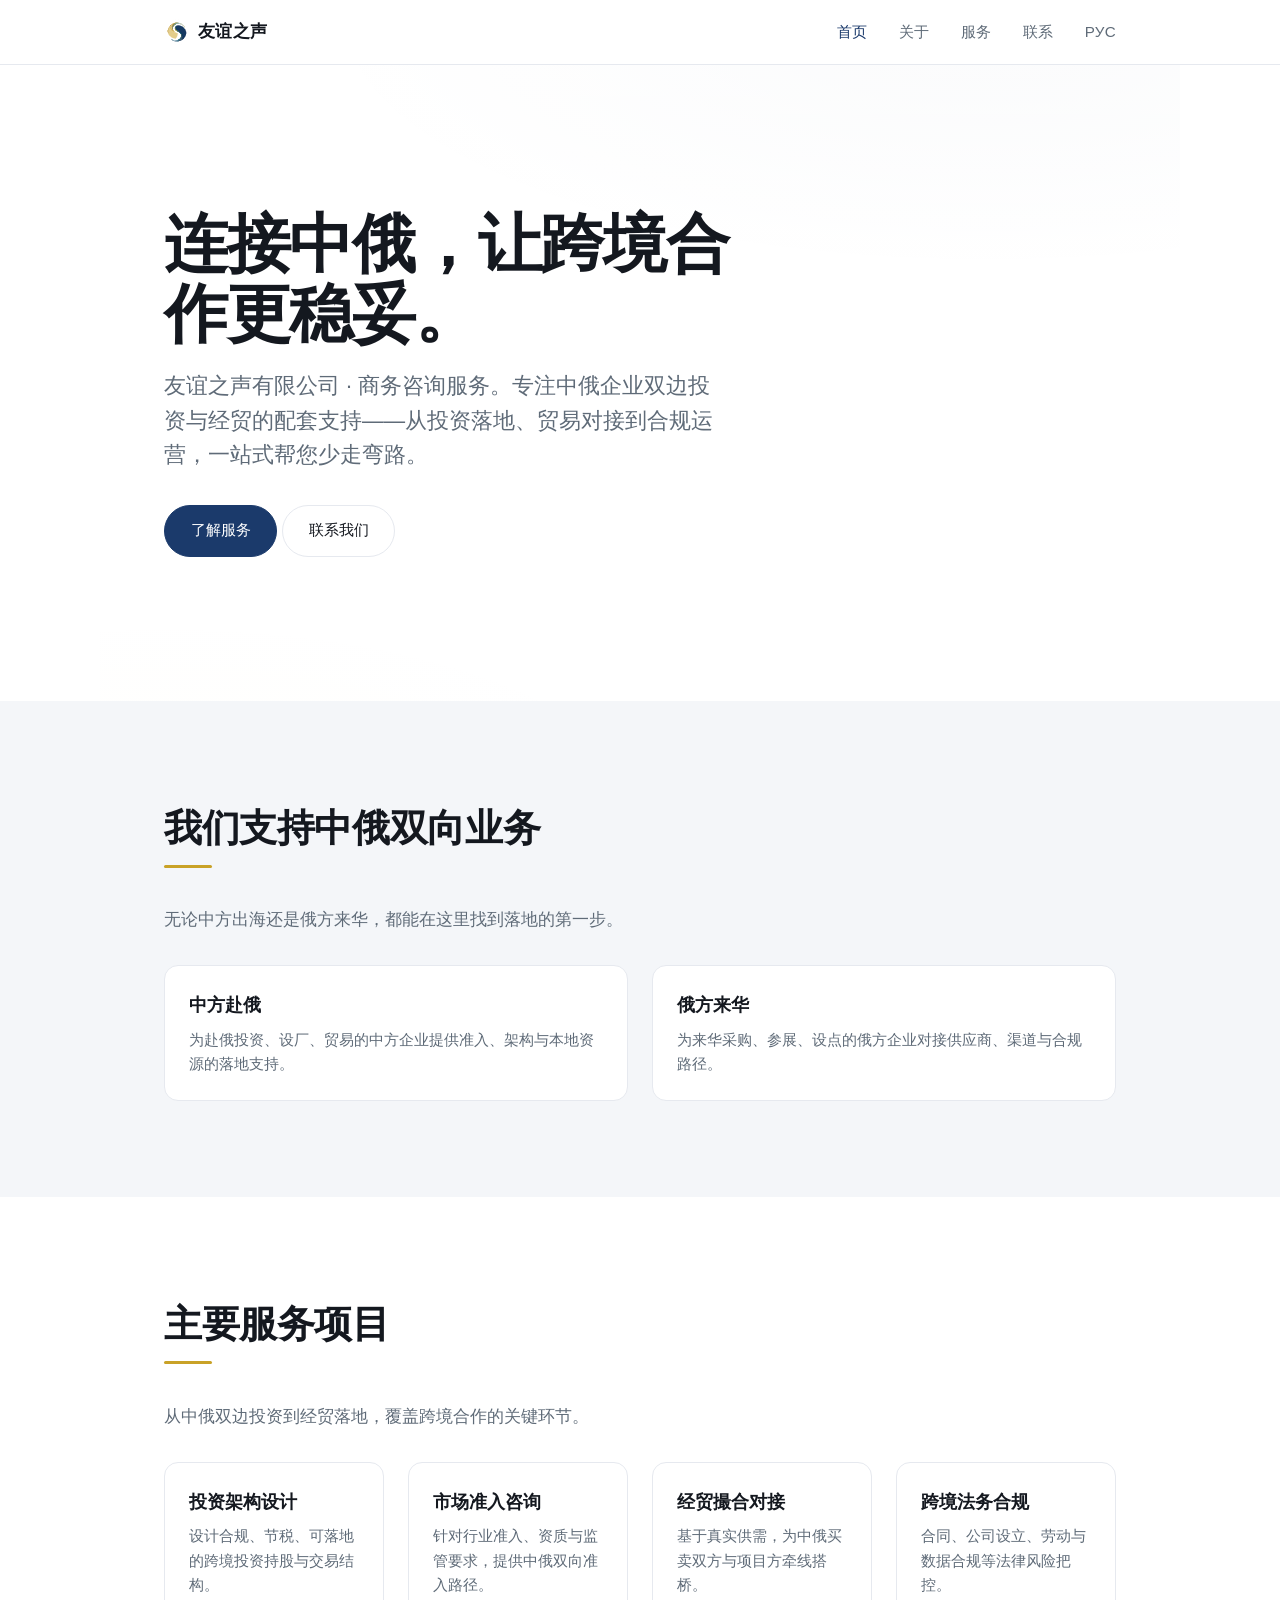
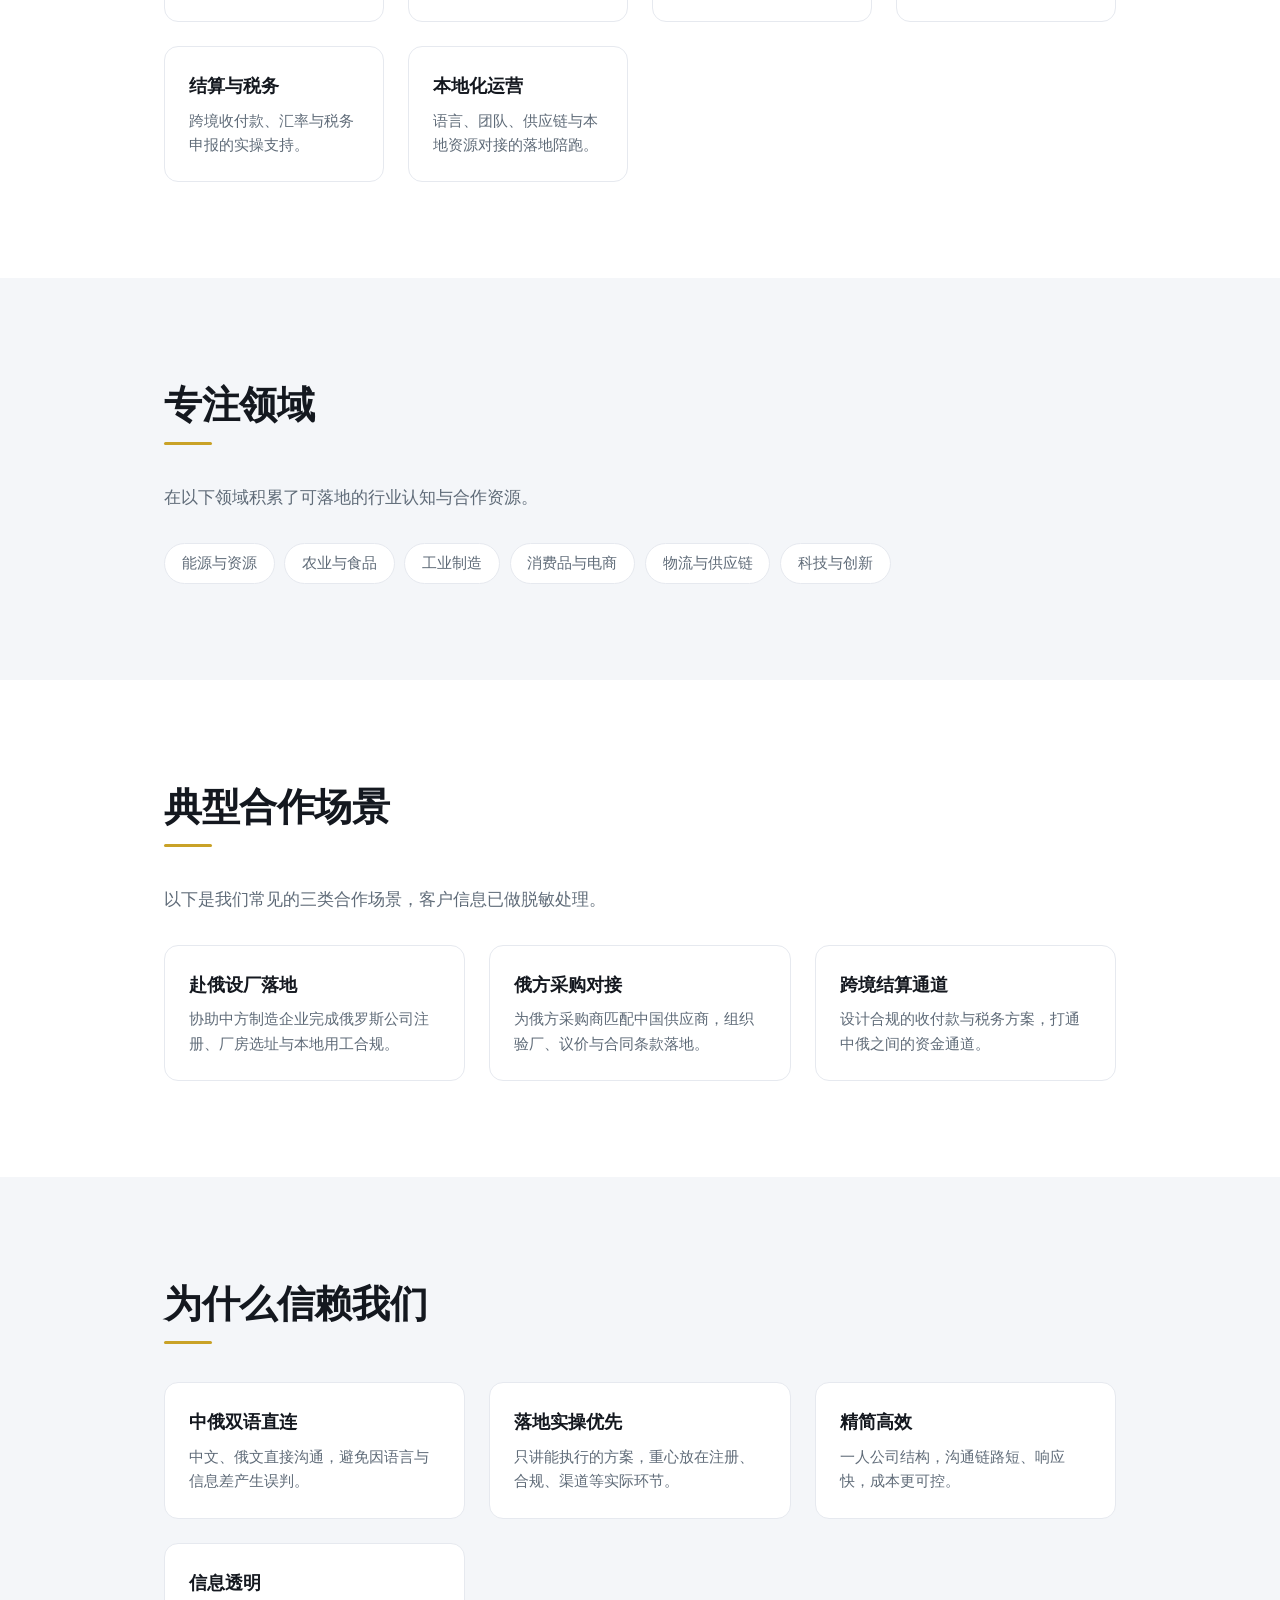
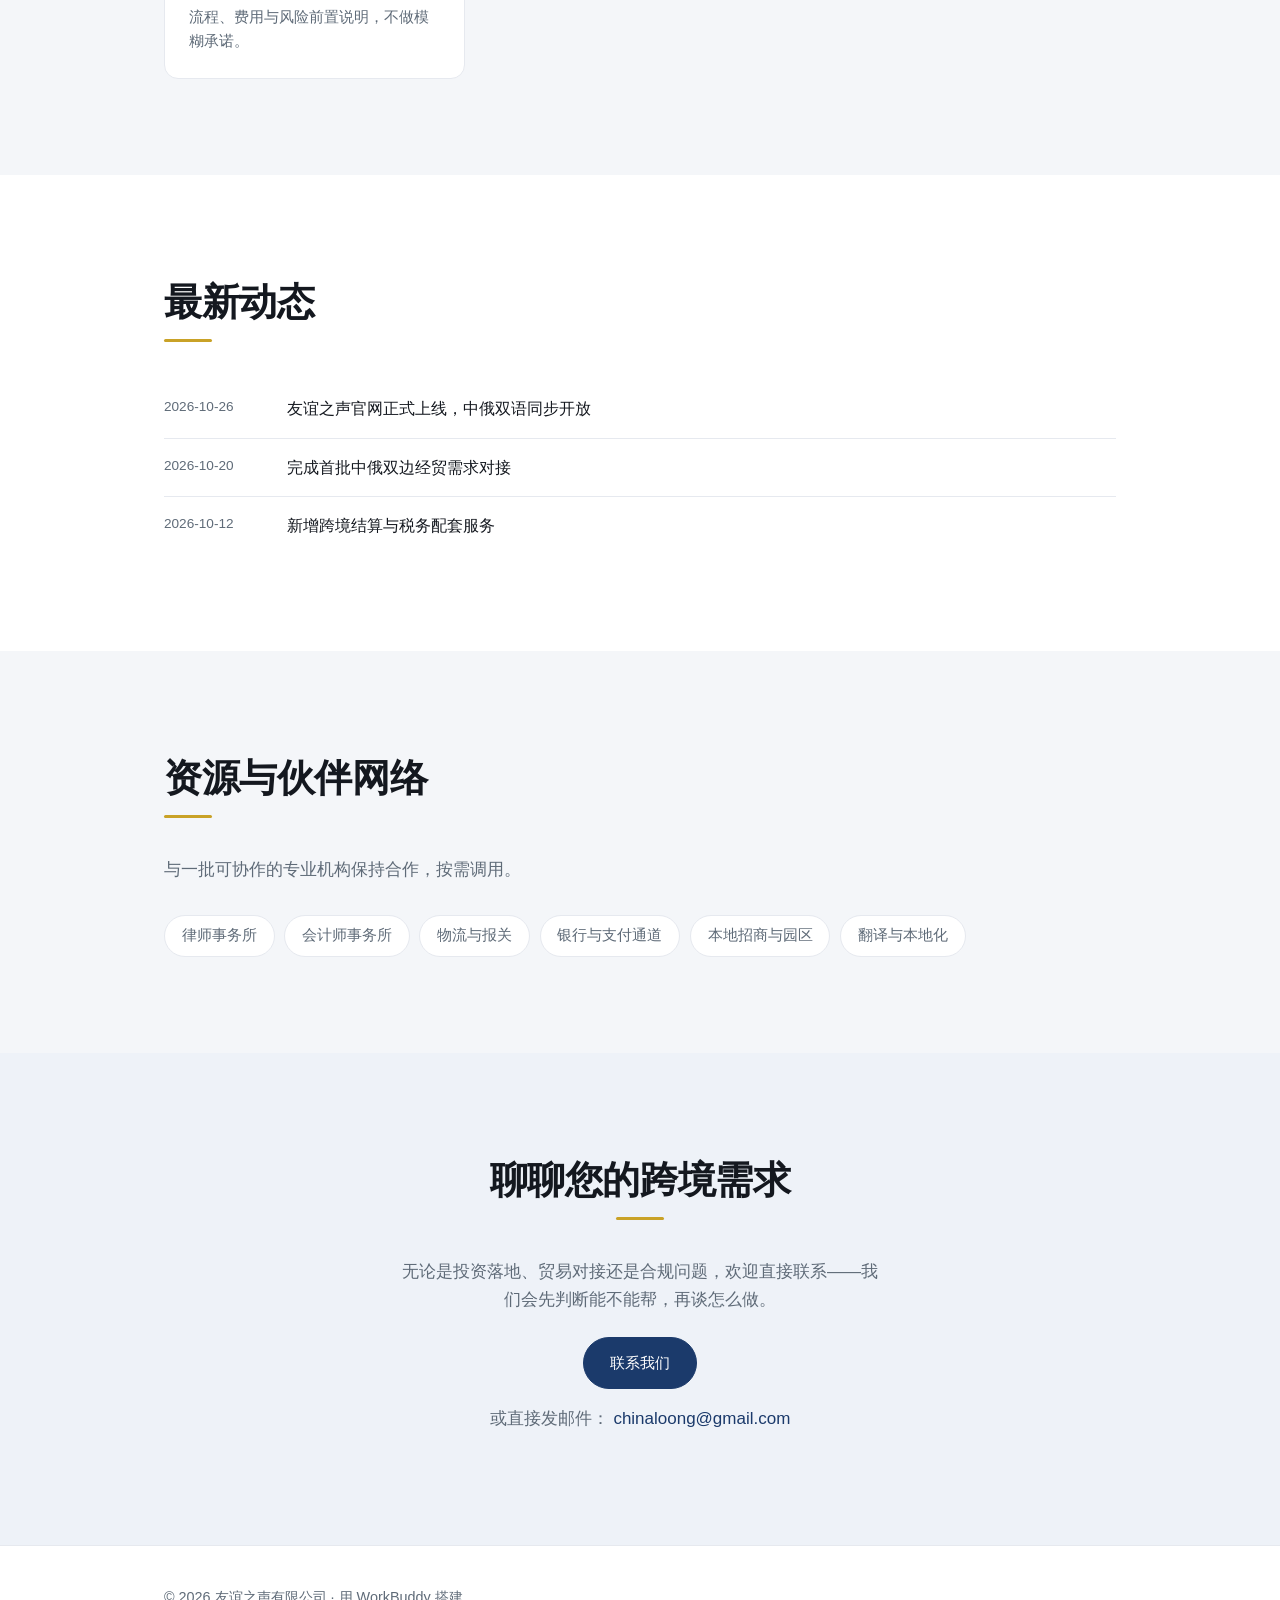
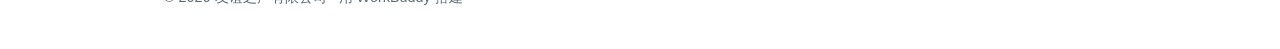
<file: index.html>
<!DOCTYPE html>
<html lang="zh-CN">
<head>
  <meta charset="UTF-8" />
  <meta name="viewport" content="width=device-width, initial-scale=1.0" />
  <title data-i18n="title_home">友谊之声 · 商务咨询</title>
  <meta name="description" data-i18n-meta="desc_home" content="友谊之声有限公司商务咨询服务板块，专注中俄企业双边投资与经贸的配套支持。" />
  <link rel="canonical" href="https://youyizhisheng.ru/" />
  <meta name="theme-color" content="#1B3A6B" />
  <meta property="og:type" content="website" />
  <meta property="og:site_name" content="友谊之声 · 商务咨询" />
  <meta property="og:title" content="友谊之声 · 商务咨询" />
  <meta property="og:description" content="友谊之声有限公司商务咨询服务板块，专注中俄企业双边投资与经贸的配套支持。" />
  <meta property="og:url" content="https://youyizhisheng.ru/" />
  <meta property="og:image" content="https://youyizhisheng.ru/assets/brand/logo-mark.svg" />
  <meta property="og:locale" content="zh_CN" />
  <meta property="og:locale:alternate" content="ru_RU" />
  <meta name="twitter:card" content="summary" />
  <meta name="twitter:title" content="友谊之声 · 商务咨询" />
  <meta name="twitter:description" content="友谊之声有限公司商务咨询服务板块，专注中俄企业双边投资与经贸的配套支持。" />
  <link rel="stylesheet" href="assets/css/styles.css" />
  <link rel="icon" href="assets/brand/logo-mark.svg" type="image/svg+xml" />
</head>
<body>
  <!-- ===== 顶部导航：每个页面保持一致，方便访客随时跳转 ===== -->
  <header class="site-header">
    <nav class="nav container">
      <a href="index.html" class="brand"><img class="brand-mark" src="assets/brand/logo-mark.svg" alt="友谊之声"><span data-i18n="brand">友谊之声</span></a>
      <button class="nav-toggle" aria-label="菜单" aria-expanded="false">☰</button>
      <ul class="nav-links">
        <li><a href="index.html" aria-current="page" data-i18n="nav_home">首页</a></li>
        <li><a href="about.html" data-i18n="nav_about">关于</a></li>
        <li><a href="services.html" data-i18n="nav_services">服务</a></li>
        <li><a href="contact.html" data-i18n="nav_contact">联系</a></li>
        <!-- 语言切换按钮：点一下在中/俄之间切换，状态会被记住 -->
        <li><button id="lang-toggle" class="lang-toggle" type="button" data-i18n="nav_lang">РУС</button></li>
      </ul>
    </nav>
  </header>

  <main>
    <!-- ===== 英雄区：视频背景 + 一句话定位 ===== -->
    <section class="hero container">
      <video class="hero-video" autoplay muted loop playsinline preload="auto" aria-hidden="true">
        <source src="assets/media/hero-bg.mp4" type="video/mp4" />
      </video>
      <div class="hero-scrim" aria-hidden="true"></div>
      <h1 data-i18n="hero_title">连接中俄，让跨境合作更稳妥。</h1>
      <p data-i18n="hero_sub">友谊之声有限公司 · 商务咨询服务。专注中俄企业双边投资与经贸的配套支持——从投资落地、贸易对接到合规运营，一站式帮您少走弯路。</p>
      <div>
        <a href="services.html" class="btn btn--primary" data-i18n="btn_services">了解服务</a>
        <a href="contact.html" class="btn btn--ghost" data-i18n="btn_contact">联系我们</a>
      </div>
    </section>

    <!-- ===== 1) 双向业务：我们支持谁 ===== -->
    <section class="section section--soft">
      <div class="container">
        <h2 data-i18n="sec_support_title">我们支持中俄双向业务</h2>
        <p class="lead" data-i18n="sec_support_lead">无论中方出海还是俄方来华，都能在这里找到落地的第一步。</p>
        <div class="grid-2" style="margin-top:2rem">
          <div class="card">
            <h3 data-i18n="support_cn_title">中方赴俄</h3>
            <p data-i18n="support_cn_desc">为赴俄投资、设厂、贸易的中方企业提供准入、架构与本地资源的落地支持。</p>
          </div>
          <div class="card">
            <h3 data-i18n="support_ru_title">俄方来华</h3>
            <p data-i18n="support_ru_desc">为来华采购、参展、设点的俄方企业对接供应商、渠道与合规路径。</p>
          </div>
        </div>
      </div>
    </section>

    <!-- ===== 2) 主要服务项目（6 项）===== -->
    <section class="section">
      <div class="container">
        <h2 data-i18n="sec_services_title">主要服务项目</h2>
        <p class="lead" data-i18n="sec_services_lead">从中俄双边投资到经贸落地，覆盖跨境合作的关键环节。</p>
        <div class="grid-3" style="margin-top:2rem">
          <div class="card">
            <h3 data-i18n="s1_title">投资架构设计</h3>
            <p data-i18n="s1_desc">设计合规、节税、可落地的跨境投资持股与交易结构。</p>
          </div>
          <div class="card">
            <h3 data-i18n="s2_title">市场准入咨询</h3>
            <p data-i18n="s2_desc">针对行业准入、资质与监管要求，提供中俄双向准入路径。</p>
          </div>
          <div class="card">
            <h3 data-i18n="s3_title">经贸撮合对接</h3>
            <p data-i18n="s3_desc">基于真实供需，为中俄买卖双方与项目方牵线搭桥。</p>
          </div>
          <div class="card">
            <h3 data-i18n="s4_title">跨境法务合规</h3>
            <p data-i18n="s4_desc">合同、公司设立、劳动与数据合规等法律风险把控。</p>
          </div>
          <div class="card">
            <h3 data-i18n="s5_title">结算与税务</h3>
            <p data-i18n="s5_desc">跨境收付款、汇率与税务申报的实操支持。</p>
          </div>
          <div class="card">
            <h3 data-i18n="s6_title">本地化运营</h3>
            <p data-i18n="s6_desc">语言、团队、供应链与本地资源对接的落地陪跑。</p>
          </div>
        </div>
      </div>
    </section>

    <!-- ===== 3) 专注领域 ===== -->
    <section class="section section--soft">
      <div class="container">
        <h2 data-i18n="sec_sectors_title">专注领域</h2>
        <p class="lead" data-i18n="sec_sectors_lead">在以下领域积累了可落地的行业认知与合作资源。</p>
        <ul class="chips" style="margin-top:2rem">
          <li data-i18n="sector1">能源与资源</li>
          <li data-i18n="sector2">农业与食品</li>
          <li data-i18n="sector3">工业制造</li>
          <li data-i18n="sector4">消费品与电商</li>
          <li data-i18n="sector5">物流与供应链</li>
          <li data-i18n="sector6">科技与创新</li>
        </ul>
      </div>
    </section>

    <!-- ===== 4) 典型合作场景（脱敏处理，不虚构客户）===== -->
    <section class="section">
      <div class="container">
        <h2 data-i18n="sec_cases_title">典型合作场景</h2>
        <p class="lead" data-i18n="sec_cases_lead">以下是我们常见的三类合作场景，客户信息已做脱敏处理。</p>
        <div class="grid-3" style="margin-top:2rem">
          <div class="card">
            <h3 data-i18n="case1_title">赴俄设厂落地</h3>
            <p data-i18n="case1_desc">协助中方制造企业完成俄罗斯公司注册、厂房选址与本地用工合规。</p>
          </div>
          <div class="card">
            <h3 data-i18n="case2_title">俄方采购对接</h3>
            <p data-i18n="case2_desc">为俄方采购商匹配中国供应商，组织验厂、议价与合同条款落地。</p>
          </div>
          <div class="card">
            <h3 data-i18n="case3_title">跨境结算通道</h3>
            <p data-i18n="case3_desc">设计合规的收付款与税务方案，打通中俄之间的资金通道。</p>
          </div>
        </div>
      </div>
    </section>

    <!-- ===== 5) 为什么信赖我们 ===== -->
    <section class="section section--soft">
      <div class="container">
        <h2 data-i18n="sec_trust_title">为什么信赖我们</h2>
        <div class="grid-2" style="margin-top:2rem">
          <div class="card">
            <h3 data-i18n="trust1_title">中俄双语直连</h3>
            <p data-i18n="trust1_desc">中文、俄文直接沟通，避免因语言与信息差产生误判。</p>
          </div>
          <div class="card">
            <h3 data-i18n="trust2_title">落地实操优先</h3>
            <p data-i18n="trust2_desc">只讲能执行的方案，重心放在注册、合规、渠道等实际环节。</p>
          </div>
          <div class="card">
            <h3 data-i18n="trust3_title">精简高效</h3>
            <p data-i18n="trust3_desc">一人公司结构，沟通链路短、响应快，成本更可控。</p>
          </div>
          <div class="card">
            <h3 data-i18n="trust4_title">信息透明</h3>
            <p data-i18n="trust4_desc">流程、费用与风险前置说明，不做模糊承诺。</p>
          </div>
        </div>
      </div>
    </section>

    <!-- ===== 6) 最新动态 ===== -->
    <section class="section">
      <div class="container">
        <h2 data-i18n="sec_news_title">最新动态</h2>
        <ul class="news-list" style="margin-top:2rem">
          <li>
            <span class="news-date" data-i18n="news1_date">2026-10-26</span>
            <span class="news-title" data-i18n="news1_title">友谊之声官网正式上线，中俄双语同步开放</span>
          </li>
          <li>
            <span class="news-date" data-i18n="news2_date">2026-10-20</span>
            <span class="news-title" data-i18n="news2_title">完成首批中俄双边经贸需求对接</span>
          </li>
          <li>
            <span class="news-date" data-i18n="news3_date">2026-10-12</span>
            <span class="news-title" data-i18n="news3_title">新增跨境结算与税务配套服务</span>
          </li>
        </ul>
      </div>
    </section>

    <!-- ===== 7) 资源与伙伴网络 ===== -->
    <section class="section section--soft">
      <div class="container">
        <h2 data-i18n="sec_network_title">资源与伙伴网络</h2>
        <p class="lead" data-i18n="sec_network_lead">与一批可协作的专业机构保持合作，按需调用。</p>
        <ul class="chips" style="margin-top:2rem">
          <li data-i18n="net1">律师事务所</li>
          <li data-i18n="net2">会计师事务所</li>
          <li data-i18n="net3">物流与报关</li>
          <li data-i18n="net4">银行与支付通道</li>
          <li data-i18n="net5">本地招商与园区</li>
          <li data-i18n="net6">翻译与本地化</li>
        </ul>
      </div>
    </section>

    <!-- ===== 8) 联系 CTA ===== -->
    <section class="section section--cta">
      <div class="container" style="text-align:center">
        <h2 data-i18n="sec_cta_title">聊聊您的跨境需求</h2>
        <p class="lead" data-i18n="sec_cta_lead" style="margin-inline:auto">无论是投资落地、贸易对接还是合规问题，欢迎直接联系——我们会先判断能不能帮，再谈怎么做。</p>
        <div style="margin-top:1.5rem">
          <a href="contact.html" class="btn btn--primary" data-i18n="btn_contact">联系我们</a>
        </div>
        <p style="margin-top:1rem; color:var(--muted)">
          <span data-i18n="contact_email_hint">或直接发邮件：</span>
          <a href="mailto:chinaloong@gmail.com" style="color:var(--accent)">chinaloong@gmail.com</a>
        </p>
      </div>
    </section>
  </main>

  <!-- ===== 页脚：保持简洁，别堆东西 ===== -->
  <footer class="site-footer">
    <div class="container">© <span id="year"></span> <span data-i18n="footer_text">友谊之声有限公司 · 用 WorkBuddy 搭建</span></div>
  </footer>

  <!-- 脚本放在 body 末尾：i18n 先加载（负责翻译与切换），main 后加载（汉堡菜单+年份） -->
  <script src="assets/js/i18n.js"></script>
  <script src="assets/js/main.js"></script>
</body>
</html>
</file>
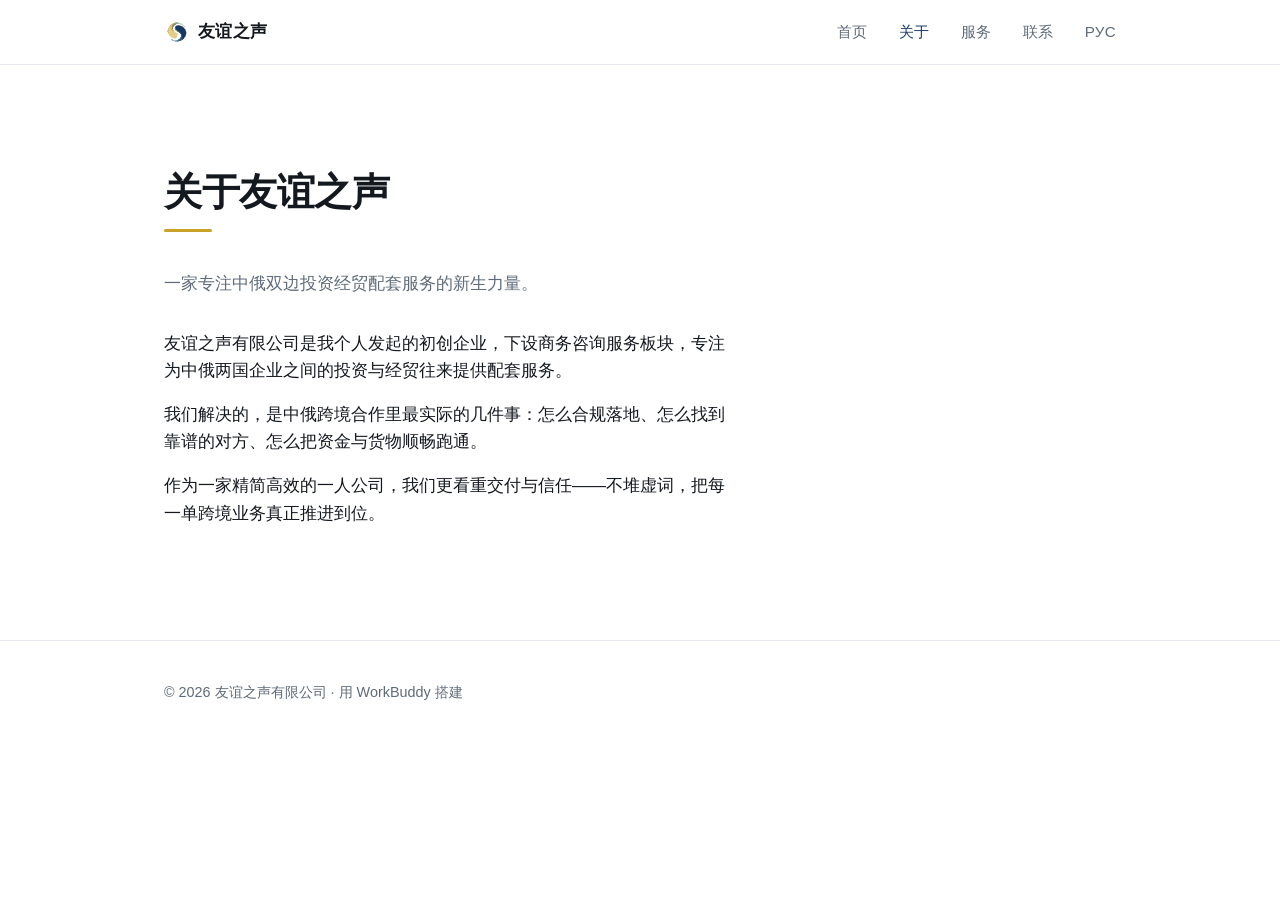
<file: about.html>
<!DOCTYPE html>
<html lang="zh-CN">
<head>
  <meta charset="UTF-8" />
  <meta name="viewport" content="width=device-width, initial-scale=1.0" />
  <title data-i18n="title_about">关于 · 友谊之声</title>
  <meta name="description" data-i18n-meta="desc_about" content="友谊之声是一家专注中俄双边投资与经贸配套服务的新生初创企业，提供投资落地、贸易撮合与合规运营的一站式支持。" />
  <link rel="canonical" href="https://youyizhisheng.ru/about.html" />
  <meta name="theme-color" content="#1B3A6B" />
  <meta property="og:type" content="website" />
  <meta property="og:site_name" content="友谊之声 · 商务咨询" />
  <meta property="og:title" content="关于 · 友谊之声" />
  <meta property="og:description" content="友谊之声是一家专注中俄双边投资与经贸配套服务的新生初创企业，提供投资落地、贸易撮合与合规运营的一站式支持。" />
  <meta property="og:url" content="https://youyizhisheng.ru/about.html" />
  <meta property="og:image" content="https://youyizhisheng.ru/assets/brand/logo-mark.svg" />
  <meta property="og:locale" content="zh_CN" />
  <meta property="og:locale:alternate" content="ru_RU" />
  <meta name="twitter:card" content="summary" />
  <meta name="twitter:title" content="关于 · 友谊之声" />
  <meta name="twitter:description" content="友谊之声是一家专注中俄双边投资与经贸配套服务的新生初创企业，提供投资落地、贸易撮合与合规运营的一站式支持。" />
  <link rel="stylesheet" href="assets/css/styles.css" />
  <link rel="icon" href="assets/brand/logo-mark.svg" type="image/svg+xml" />
</head>
<body>
  <header class="site-header">
    <nav class="nav container">
      <a href="index.html" class="brand"><img class="brand-mark" src="assets/brand/logo-mark.svg" alt="友谊之声"><span data-i18n="brand">友谊之声</span></a>
      <button class="nav-toggle" aria-label="菜单" aria-expanded="false">☰</button>
      <ul class="nav-links">
        <li><a href="index.html" data-i18n="nav_home">首页</a></li>
        <li><a href="about.html" aria-current="page" data-i18n="nav_about">关于</a></li>
        <li><a href="services.html" data-i18n="nav_services">服务</a></li>
        <li><a href="contact.html" data-i18n="nav_contact">联系</a></li>
        <li><button id="lang-toggle" class="lang-toggle" type="button" data-i18n="nav_lang">РУС</button></li>
      </ul>
    </nav>
  </header>

  <main>
    <section class="section container">
      <h2 data-i18n="about_title">关于友谊之声</h2>
      <p class="lead" data-i18n="about_lead">一家专注中俄双边投资经贸配套服务的新生力量。</p>
      <div style="max-width:60ch; margin-top:2rem">
        <p data-i18n="about_p1">友谊之声有限公司是我个人发起的初创企业，下设商务咨询服务板块，专注为中俄两国企业之间的投资与经贸往来提供配套服务。</p>
        <p data-i18n="about_p2">我们解决的，是中俄跨境合作里最实际的几件事：怎么合规落地、怎么找到靠谱的对方、怎么把资金与货物顺畅跑通。</p>
        <p data-i18n="about_p3">作为一家精简高效的一人公司，我们更看重交付与信任——不堆虚词，把每一单跨境业务真正推进到位。</p>
      </div>
    </section>
  </main>

  <footer class="site-footer">
    <div class="container">© <span id="year"></span> <span data-i18n="footer_text">友谊之声有限公司 · 用 WorkBuddy 搭建</span></div>
  </footer>

  <script src="assets/js/i18n.js"></script>
  <script src="assets/js/main.js"></script>
</body>
</html>
</file>
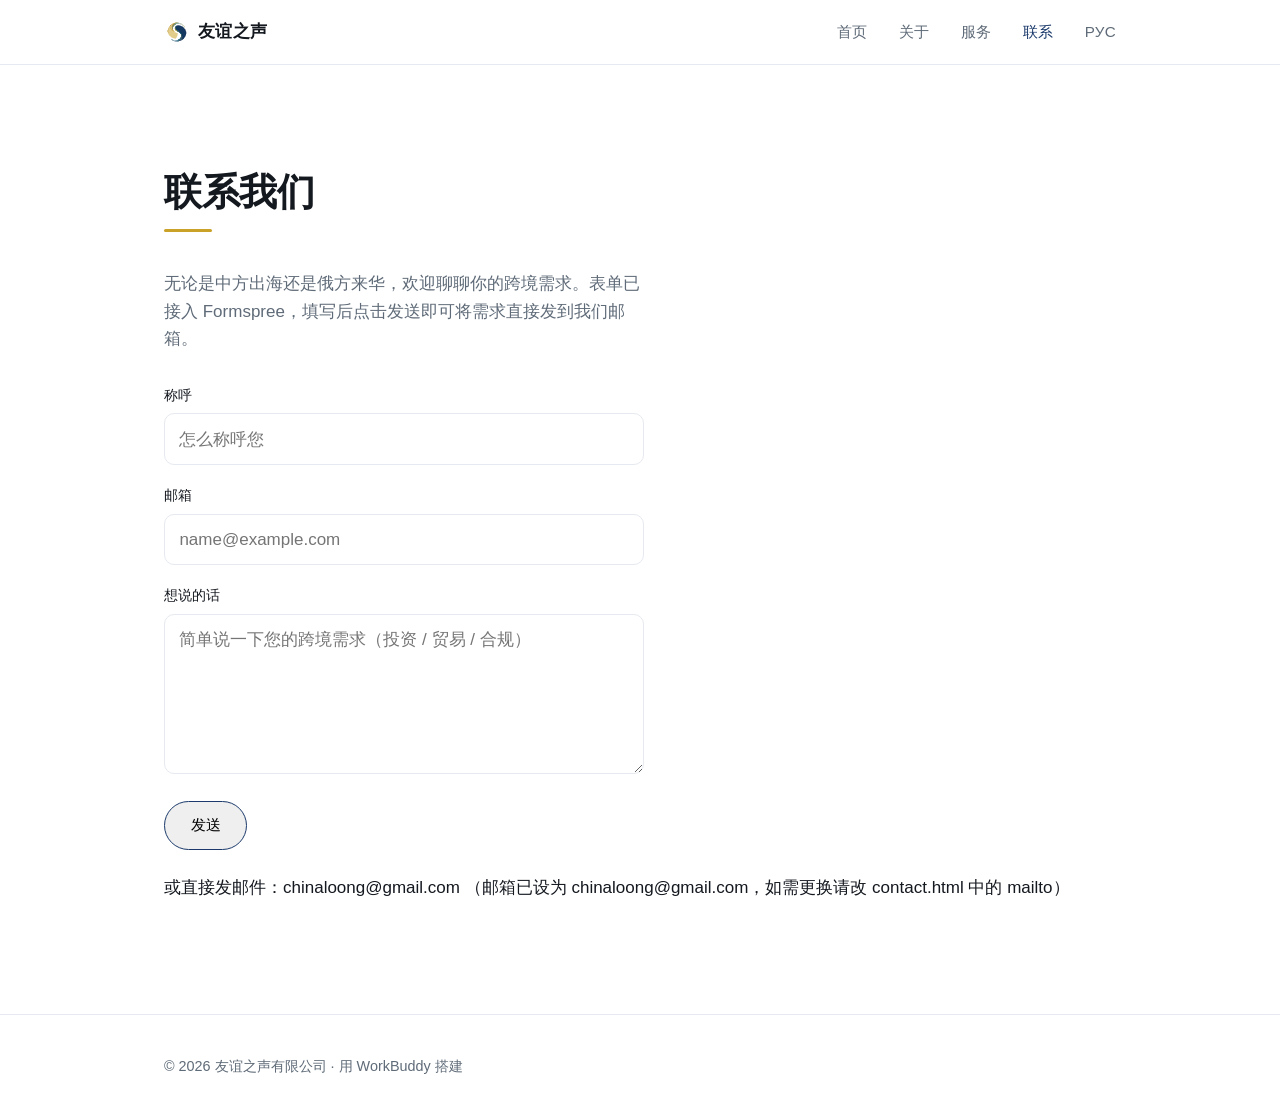
<file: contact.html>
<!DOCTYPE html>
<html lang="zh-CN">
<head>
  <meta charset="UTF-8" />
  <meta name="viewport" content="width=device-width, initial-scale=1.0" />
  <title data-i18n="title_contact">联系 · 友谊之声</title>
  <meta name="description" data-i18n-meta="desc_contact" content="欢迎联系友谊之声，聊聊您的中俄跨境投资与经贸需求；表单提交后需求将直达我们的邮箱。" />
  <link rel="canonical" href="https://youyizhisheng.ru/contact.html" />
  <meta name="theme-color" content="#1B3A6B" />
  <meta property="og:type" content="website" />
  <meta property="og:site_name" content="友谊之声 · 商务咨询" />
  <meta property="og:title" content="联系 · 友谊之声" />
  <meta property="og:description" content="欢迎联系友谊之声，聊聊您的中俄跨境投资与经贸需求；表单提交后需求将直达我们的邮箱。" />
  <meta property="og:url" content="https://youyizhisheng.ru/contact.html" />
  <meta property="og:image" content="https://youyizhisheng.ru/assets/brand/logo-mark.svg" />
  <meta property="og:locale" content="zh_CN" />
  <meta property="og:locale:alternate" content="ru_RU" />
  <meta name="twitter:card" content="summary" />
  <meta name="twitter:title" content="联系 · 友谊之声" />
  <meta name="twitter:description" content="欢迎联系友谊之声，聊聊您的中俄跨境投资与经贸需求；表单提交后需求将直达我们的邮箱。" />
  <link rel="stylesheet" href="assets/css/styles.css" />
  <link rel="icon" href="assets/brand/logo-mark.svg" type="image/svg+xml" />
</head>
<body>
  <header class="site-header">
    <nav class="nav container">
      <a href="index.html" class="brand"><img class="brand-mark" src="assets/brand/logo-mark.svg" alt="友谊之声"><span data-i18n="brand">友谊之声</span></a>
      <button class="nav-toggle" aria-label="菜单" aria-expanded="false">☰</button>
      <ul class="nav-links">
        <li><a href="index.html" data-i18n="nav_home">首页</a></li>
        <li><a href="about.html" data-i18n="nav_about">关于</a></li>
        <li><a href="services.html" data-i18n="nav_services">服务</a></li>
        <li><a href="contact.html" aria-current="page" data-i18n="nav_contact">联系</a></li>
        <li><button id="lang-toggle" class="lang-toggle" type="button" data-i18n="nav_lang">РУС</button></li>
      </ul>
    </nav>
  </header>

  <main>
    <section class="section container">
      <h2 data-i18n="contact_title">联系我们</h2>
      <p class="lead" data-i18n="contact_lead">无论是中方出海还是俄方来华，欢迎聊聊你的跨境需求。表单需接入后端（如 Formspree）才能真正收件。</p>

      <!-- 已接入 Formspree：把下面的 YOUR_FORM_ID 换成你在 formspree.io 注册得到的真实 ID 即可收件 -->
      <form class="contact-form" style="max-width:480px; margin-top:2rem"
            action="https://formspree.io/f/xrppbzzw" method="POST">
        <input type="hidden" name="_subject" value="友谊之声 · 新的咨询">
        <!-- _next 指向站内感谢页，提交后访客提交表单会停留在本站而非跳走 -->
        <input type="hidden" name="_next" value="https://youyizhisheng.ru/thanks.html">
        <div class="field">
          <label for="name" data-i18n="field_name">称呼</label>
          <input id="name" name="name" type="text" data-i18n-ph="field_name_ph" placeholder="怎么称呼您" required />
        </div>
        <div class="field">
          <label for="email" data-i18n="field_email">邮箱</label>
          <input id="email" name="email" type="email" placeholder="name@example.com" required />
        </div>
        <div class="field">
          <label for="msg" data-i18n="field_msg">想说的话</label>
          <textarea id="msg" name="message" rows="5" data-i18n-ph="field_msg_ph" placeholder="简单说一下您的跨境需求（投资 / 贸易 / 合规）" required></textarea>
        </div>
        <button type="submit" class="btn" data-i18n="btn_send">发送</button>
      </form>

      <p style="margin-top:1.5rem">
        <span data-i18n="contact_email_hint">或直接发邮件：</span><a href="mailto:chinaloong@gmail.com">chinaloong@gmail.com</a> <span data-i18n="contact_email_note">（邮箱已设为 chinaloong@gmail.com，如需更换请改 contact.html 中的 mailto）</span>
      </p>
    </section>
  </main>

  <footer class="site-footer">
    <div class="container">© <span id="year"></span> <span data-i18n="footer_text">友谊之声有限公司 · 用 WorkBuddy 搭建</span></div>
  </footer>

  <script src="assets/js/i18n.js"></script>
  <script src="assets/js/main.js"></script>
</body>
</html>
</file>
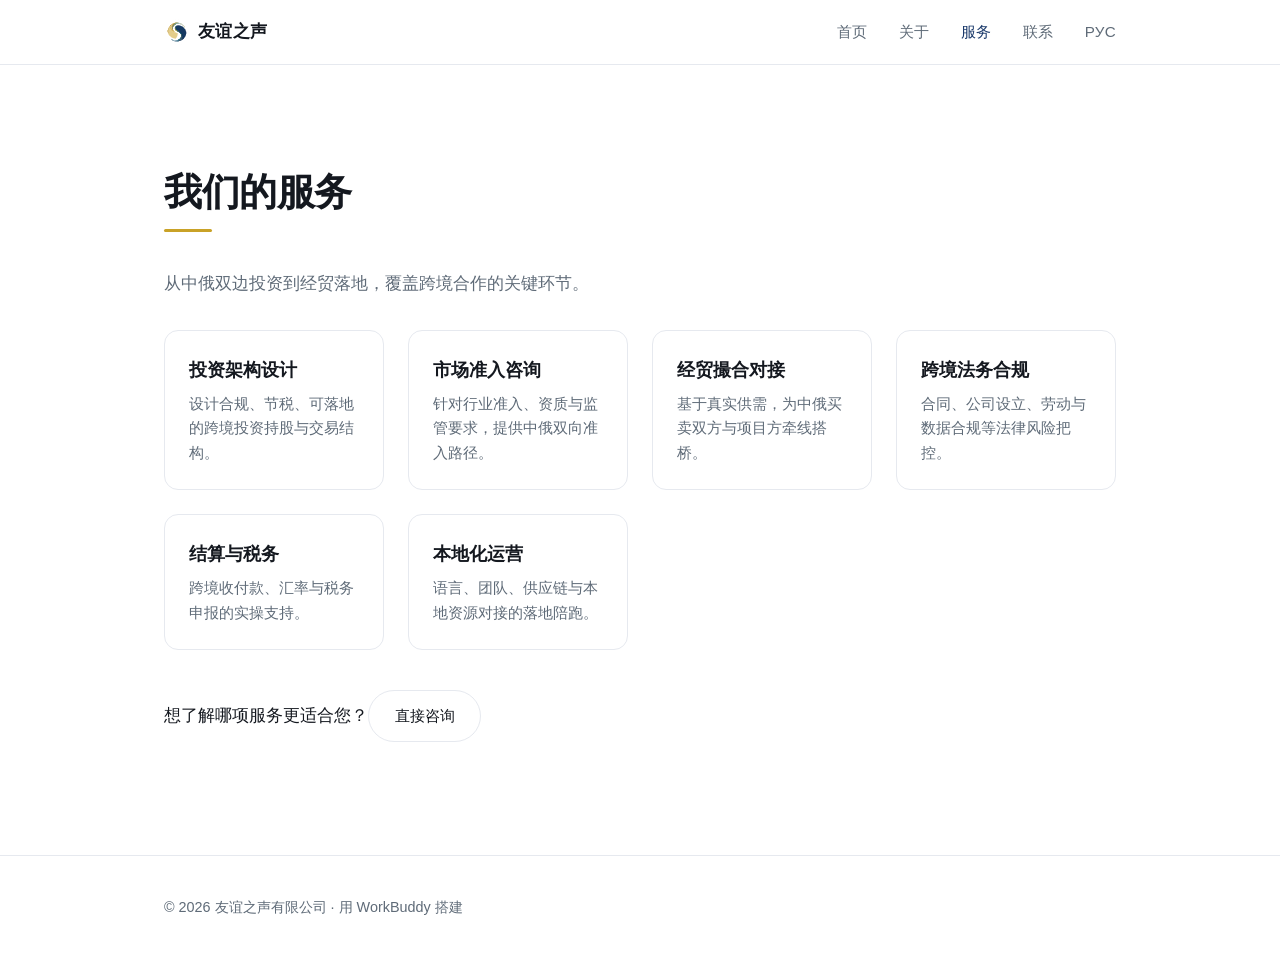
<file: services.html>
<!DOCTYPE html>
<html lang="zh-CN">
<head>
  <meta charset="UTF-8" />
  <meta name="viewport" content="width=device-width, initial-scale=1.0" />
  <title data-i18n="title_services">服务 · 友谊之声</title>
  <meta name="description" data-i18n-meta="desc_services" content="友谊之声提供中俄双向投资架构设计、市场准入、经贸撮合、法务合规、结算税务与本地化运营等跨境配套服务。" />
  <link rel="canonical" href="https://youyizhisheng.ru/services.html" />
  <meta name="theme-color" content="#1B3A6B" />
  <meta property="og:type" content="website" />
  <meta property="og:site_name" content="友谊之声 · 商务咨询" />
  <meta property="og:title" content="服务 · 友谊之声" />
  <meta property="og:description" content="友谊之声提供中俄双向投资架构设计、市场准入、经贸撮合、法务合规、结算税务与本地化运营等跨境配套服务。" />
  <meta property="og:url" content="https://youyizhisheng.ru/services.html" />
  <meta property="og:image" content="https://youyizhisheng.ru/assets/brand/logo-mark.svg" />
  <meta property="og:locale" content="zh_CN" />
  <meta property="og:locale:alternate" content="ru_RU" />
  <meta name="twitter:card" content="summary" />
  <meta name="twitter:title" content="服务 · 友谊之声" />
  <meta name="twitter:description" content="友谊之声提供中俄双向投资架构设计、市场准入、经贸撮合、法务合规、结算税务与本地化运营等跨境配套服务。" />
  <link rel="stylesheet" href="assets/css/styles.css" />
  <link rel="icon" href="assets/brand/logo-mark.svg" type="image/svg+xml" />
</head>
<body>
  <header class="site-header">
    <nav class="nav container">
      <a href="index.html" class="brand"><img class="brand-mark" src="assets/brand/logo-mark.svg" alt="友谊之声"><span data-i18n="brand">友谊之声</span></a>
      <button class="nav-toggle" aria-label="菜单" aria-expanded="false">☰</button>
      <ul class="nav-links">
        <li><a href="index.html" data-i18n="nav_home">首页</a></li>
        <li><a href="about.html" data-i18n="nav_about">关于</a></li>
        <li><a href="services.html" aria-current="page" data-i18n="nav_services">服务</a></li>
        <li><a href="contact.html" data-i18n="nav_contact">联系</a></li>
        <li><button id="lang-toggle" class="lang-toggle" type="button" data-i18n="nav_lang">РУС</button></li>
      </ul>
    </nav>
  </header>

  <main>
    <section class="section container">
      <h2 data-i18n="services_title">我们的服务</h2>
      <p class="lead" data-i18n="services_lead">从中俄双边投资到经贸落地，覆盖跨境合作的关键环节。</p>
      <div class="grid-3" style="margin-top:2rem">
        <!-- 复制下面整个 .card 块，即可新增一项服务 -->
        <div class="card">
          <h3 data-i18n="s1_title">投资架构设计</h3>
          <p data-i18n="s1_desc">设计合规、节税、可落地的跨境投资持股与交易结构。</p>
        </div>
        <div class="card">
          <h3 data-i18n="s2_title">市场准入咨询</h3>
          <p data-i18n="s2_desc">针对行业准入、资质与监管要求，提供中俄双向准入路径。</p>
        </div>
        <div class="card">
          <h3 data-i18n="s3_title">经贸撮合对接</h3>
          <p data-i18n="s3_desc">基于真实供需，为中俄买卖双方与项目方牵线搭桥。</p>
        </div>
        <div class="card">
          <h3 data-i18n="s4_title">跨境法务合规</h3>
          <p data-i18n="s4_desc">合同、公司设立、劳动与数据合规等法律风险把控。</p>
        </div>
        <div class="card">
          <h3 data-i18n="s5_title">结算与税务</h3>
          <p data-i18n="s5_desc">跨境收付款、汇率与税务申报的实操支持。</p>
        </div>
        <div class="card">
          <h3 data-i18n="s6_title">本地化运营</h3>
          <p data-i18n="s6_desc">语言、团队、供应链与本地资源对接的落地陪跑。</p>
        </div>
      </div>

      <p style="margin-top:2.5rem">
        <span data-i18n="services_cta_text">想了解哪项服务更适合您？</span><a href="contact.html" class="btn btn--ghost" data-i18n="services_cta_btn">直接咨询</a>
      </p>
    </section>
  </main>

  <footer class="site-footer">
    <div class="container">© <span id="year"></span> <span data-i18n="footer_text">友谊之声有限公司 · 用 WorkBuddy 搭建</span></div>
  </footer>

  <script src="assets/js/i18n.js"></script>
  <script src="assets/js/main.js"></script>
</body>
</html>
</file>
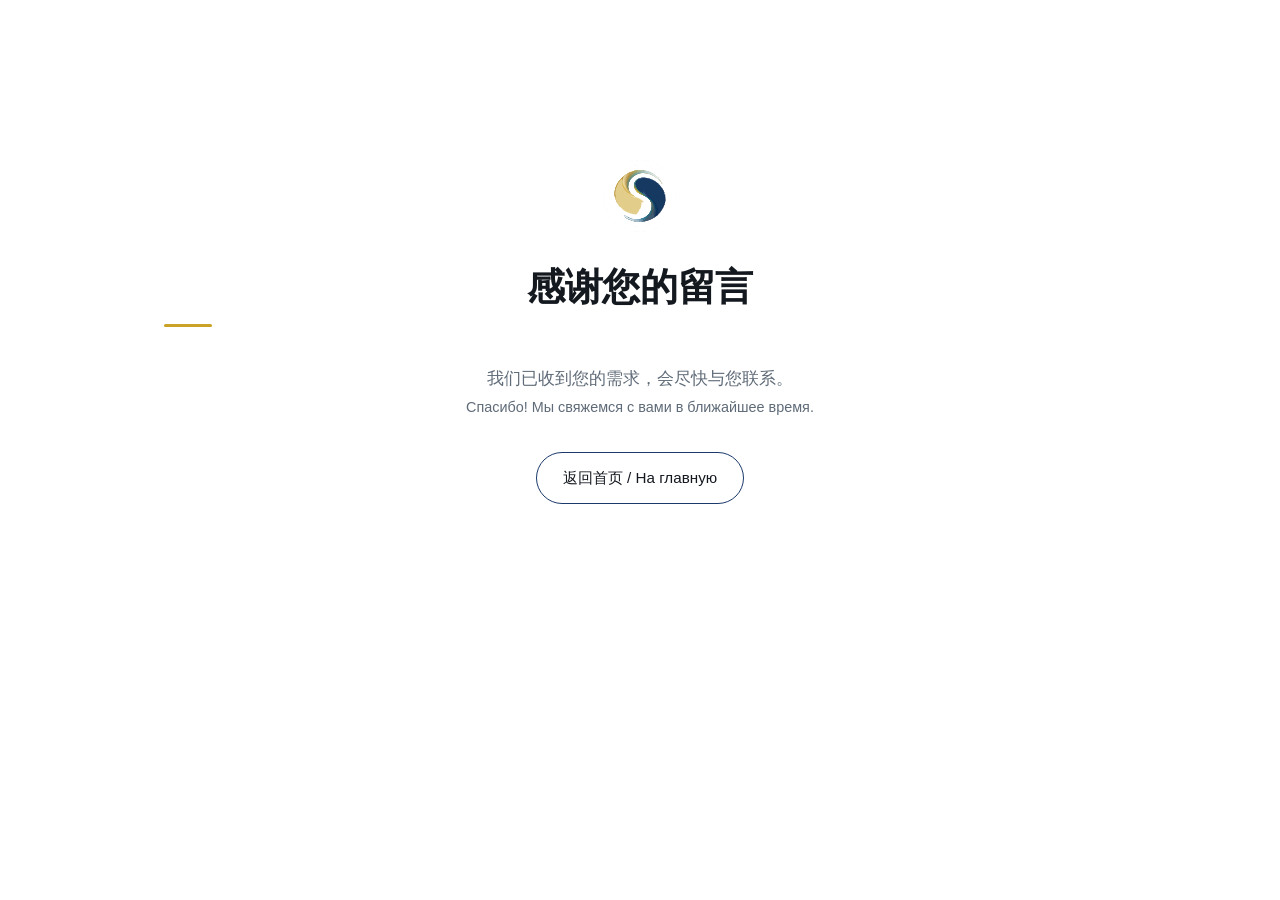
<file: thanks.html>
<!DOCTYPE html>
<html lang="zh-CN">
<head>
  <meta charset="UTF-8" />
  <meta name="viewport" content="width=device-width, initial-scale=1.0" />
  <title data-i18n="title_thanks">感谢 · 友谊之声</title>
  <meta name="description" data-i18n-meta="desc_thanks" content="感谢您联系友谊之声，我们已收到您的需求，将尽快与您回复。" />
  <link rel="canonical" href="https://youyizhisheng.ru/thanks.html" />
  <meta name="theme-color" content="#1B3A6B" />
  <meta property="og:type" content="website" />
  <meta property="og:site_name" content="友谊之声 · 商务咨询" />
  <meta property="og:title" content="感谢 · 友谊之声" />
  <meta property="og:description" content="感谢您联系友谊之声，我们已收到您的需求，将尽快与您回复。" />
  <meta property="og:url" content="https://youyizhisheng.ru/thanks.html" />
  <meta property="og:image" content="https://youyizhisheng.ru/assets/brand/logo-mark.svg" />
  <meta property="og:locale" content="zh_CN" />
  <meta property="og:locale:alternate" content="ru_RU" />
  <meta name="twitter:card" content="summary" />
  <meta name="twitter:title" content="感谢 · 友谊之声" />
  <meta name="twitter:description" content="感谢您联系友谊之声，我们已收到您的需求，将尽快与您回复。" />
  <link rel="stylesheet" href="assets/css/styles.css" />
  <link rel="icon" href="assets/brand/logo-mark.svg" type="image/svg+xml" />
</head>
<body>
  <main>
    <section class="section container" style="text-align:center; padding-block:clamp(5rem,14vw,10rem)">
      <img src="assets/brand/logo-mark.svg" alt="友谊之声" style="height:72px; margin:0 auto 1.5rem" />
      <h2>感谢您的留言</h2>
      <p class="lead" style="margin:0 auto 2rem">
        我们已收到您的需求，会尽快与您联系。<br>
        <span style="color:var(--muted); font-size:.9rem">Спасибо! Мы свяжемся с вами в ближайшее время.</span>
      </p>
      <a href="index.html" class="btn">返回首页 / На главную</a>
    </section>
  </main>
</body>
</html>
</file>
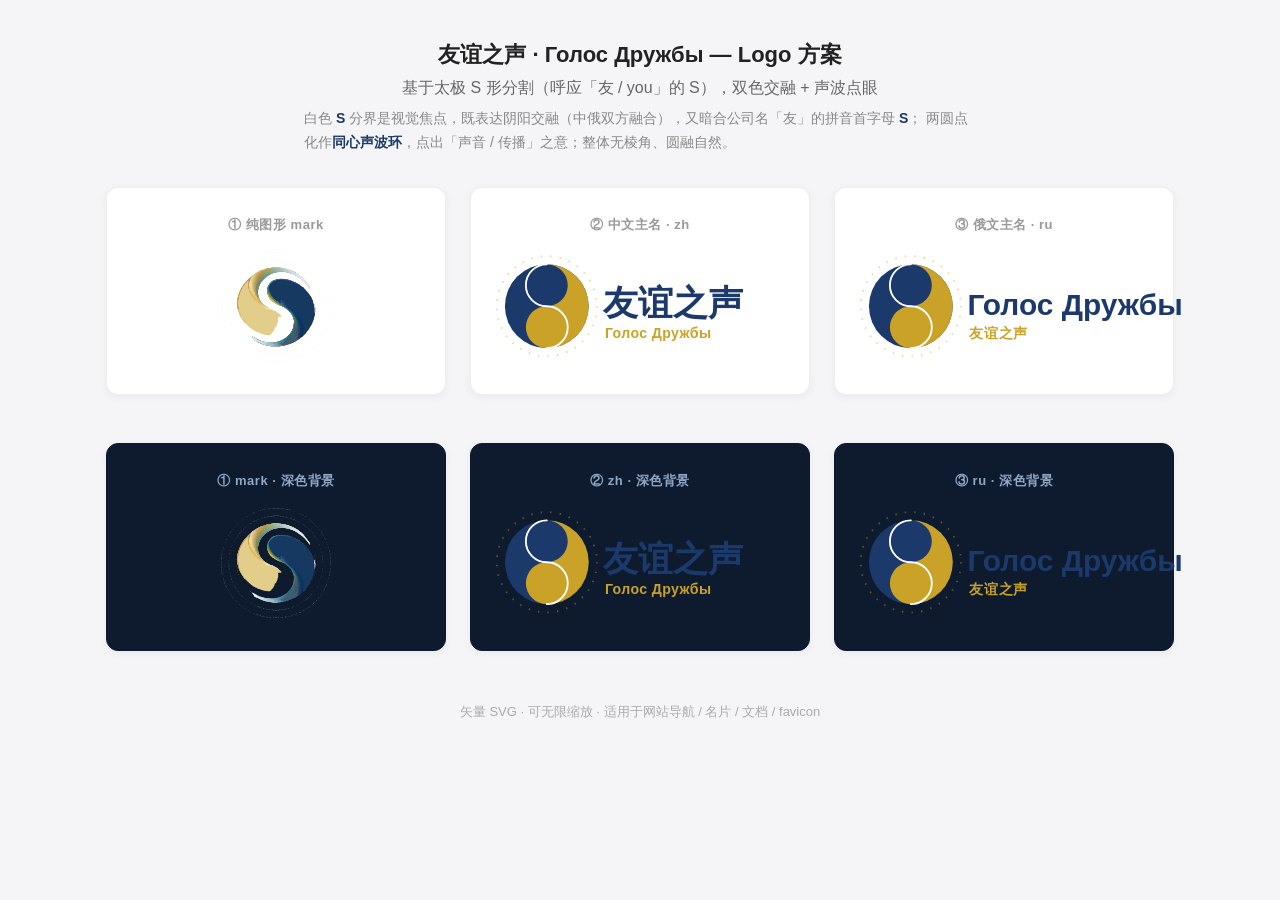
<file: assets/brand/preview.html>
<!doctype html>
<html lang="zh-CN">
<head>
<meta charset="utf-8">
<meta name="viewport" content="width=device-width, initial-scale=1">
<title>友谊之声 Logo 预览</title>
<style>
  * { box-sizing: border-box; }
  body { margin: 0; font-family: -apple-system, "PingFang SC", "Microsoft YaHei", sans-serif; background: #f5f5f7; color: #222; }
  header { padding: 40px 24px 8px; text-align: center; }
  h1 { font-size: 22px; margin: 0 0 8px; }
  header p { color: #666; margin: 0; }
  .row { display: flex; flex-wrap: wrap; gap: 24px; justify-content: center; padding: 24px; }
  .card { background: #fff; border: 1px solid #eee; border-radius: 12px; padding: 28px 24px; width: 340px; text-align: center; box-shadow: 0 2px 10px rgba(0,0,0,.05); }
  .card.dark { background: #0e1b2e; border-color: #0e1b2e; }
  .card h3 { margin: 0 0 18px; font-size: 13px; font-weight: 600; color: #999; letter-spacing: .04em; }
  .card.dark h3 { color: #8fa6c4; }
  .card img { height: 110px; width: auto; }
  .card.wide img { height: 84px; }
  footer { padding: 28px; text-align: center; color: #aaa; font-size: 13px; }
  .tip { max-width: 720px; margin: 0 auto; padding: 0 24px 8px; color: #888; font-size: 14px; line-height: 1.7; }
  .tip b { color: #1B3A6B; }
</style>
</head>
<body>
<header>
  <h1>友谊之声 · Голос Дружбы — Logo 方案</h1>
  <p>基于太极 S 形分割（呼应「友 / you」的 S），双色交融 + 声波点眼</p>
</header>
<p class="tip">
  白色 <b>S</b> 分界是视觉焦点，既表达阴阳交融（中俄双方融合），又暗合公司名「友」的拼音首字母 <b>S</b>；
  两圆点化作<b>同心声波环</b>，点出「声音 / 传播」之意；整体无棱角、圆融自然。
</p>
<div class="row">
  <div class="card"><h3>① 纯图形 mark</h3><img src="logo-mark.svg" alt="mark"></div>
  <div class="card"><h3>② 中文主名 · zh</h3><img src="logo-zh.svg" class="wide" alt="zh"></div>
  <div class="card"><h3>③ 俄文主名 · ru</h3><img src="logo-ru.svg" class="wide" alt="ru"></div>
</div>
<div class="row">
  <div class="card dark"><h3>① mark · 深色背景</h3><img src="logo-mark.svg" alt="mark"></div>
  <div class="card dark"><h3>② zh · 深色背景</h3><img src="logo-zh.svg" class="wide" alt="zh"></div>
  <div class="card dark"><h3>③ ru · 深色背景</h3><img src="logo-ru.svg" class="wide" alt="ru"></div>
</div>
<footer>矢量 SVG · 可无限缩放 · 适用于网站导航 / 名片 / 文档 / favicon</footer>
</body>
</html>
</file>
<file: assets/css/styles.css>
/* ============================================================
   友谊之声 · 商务咨询 — 全局样式
   设计原则：大量留白、单一强调色、清晰的信息层级
   学习方式：先改 :root 里的变量，看整站风格怎么变
   ============================================================ */

/* ---- 设计变量：改这里就能换主题 ---- */
:root {
  --bg: #ffffff;          /* 页面背景 */
  --bg-soft: #f4f6f9;     /* 浅色区块背景（轻微冷调，呼应品牌蓝） */
  --text: #14181f;        /* 主文字 */
  --muted: #5f6b78;       /* 次要文字（偏蓝灰） */
  --line: #e6e9ef;        /* 分割线/边框 */
  --accent: #1B3A6B;      /* 品牌深蓝（强调色） */
  --accent-strong: #16315a;/* 深蓝按下/悬停态 */
  --accent-soft: #eef2f8; /* 蓝的浅底（hover/区块） */
  --gold: #C9A227;        /* 品牌金（点缀/分隔） */
  --max-width: 1080px;    /* 内容最大宽度 */
  --space: clamp(1.5rem, 5vw, 4rem); /* 左右内边距，随屏幕自适应 */
}

/* ---- 基础重置：让不同浏览器表现一致 ---- */
*, *::before, *::after { box-sizing: border-box; }
html { -webkit-text-size-adjust: 100%; scroll-behavior: smooth; }
body {
  margin: 0;
  background: var(--bg);
  color: var(--text);
  font-family: -apple-system, BlinkMacSystemFont, "Segoe UI", "PingFang SC",
    "Hiragino Sans GB", "Microsoft YaHei", sans-serif;
  line-height: 1.6;
  font-size: 17px;
  -webkit-font-smoothing: antialiased;
}
img { max-width: 100%; display: block; }
a { color: inherit; text-decoration: none; }

/* ---- 布局容器：统一内容宽度与居中 ---- */
.container {
  width: 100%;
  max-width: var(--max-width);
  margin-inline: auto;
  padding-inline: var(--space);
}

/* ---- 顶部导航：吸顶 + 毛玻璃 ---- */
.site-header {
  position: sticky;
  top: 0;
  z-index: 10;
  background: color-mix(in srgb, var(--bg) 88%, transparent);
  backdrop-filter: blur(8px);
  border-bottom: 1px solid var(--line);
}
.nav {
  display: flex;
  align-items: center;
  justify-content: space-between;
  height: 64px;
}
.brand {
  display: flex;
  align-items: center;
  gap: 0.5rem;
  font-weight: 700;
  letter-spacing: 0.02em;
  font-size: 1.05rem;
}
.brand-mark { height: 26px; width: 26px; display: block; }
.nav-links {
  display: flex;
  gap: 2rem;
  list-style: none;
  margin: 0;
  padding: 0;
}
.nav-links a {
  color: var(--muted);
  font-size: 0.95rem;
  transition: color .2s ease;
}
.nav-links a:hover,
.nav-links a[aria-current="page"] { color: var(--accent); }
.nav-toggle {
  display: none;            /* 默认隐藏，窄屏才显示 */
  background: none;
  border: 0;
  cursor: pointer;
  font-size: 1.4rem;
  line-height: 1;
  color: var(--text);
}

/* 语言切换按钮：外观与导航链接保持一致 */
.lang-toggle {
  background: none;
  border: 0;
  cursor: pointer;
  color: var(--muted);
  font: inherit;
  font-size: 0.95rem;
  padding: 0;
  letter-spacing: 0.02em;
}
.lang-toggle:hover { color: var(--text); }

/* ---- 英雄区：第一屏，决定访客去留 ---- */
.hero {
  padding-block: clamp(4rem, 12vw, 9rem);
  position: relative;          /* 让视频/蒙版定位在英雄区内 */
  overflow: hidden;            /* 裁掉溢出，避免横向滚动 */
  background:
    radial-gradient(1100px 420px at 82% -8%, rgba(27, 58, 107, .07), transparent 60%),
    radial-gradient(820px 320px at 6% 118%, rgba(201, 162, 39, .06), transparent 60%);
}
/* 英雄区视频背景：全幅覆盖、静音循环、置于文字下层、不拦截点击 */
.hero-video {
  position: absolute;
  inset: 0;
  width: 100%;
  height: 100%;
  object-fit: cover;
  z-index: 0;
  pointer-events: none;
}
/* 浅色蒙版：保证深色文字在视频上清晰可读，同时保留通透感 */
.hero-scrim {
  position: absolute;
  inset: 0;
  z-index: 1;
  pointer-events: none;
  background: linear-gradient(180deg,
    rgba(255, 255, 255, .72) 0%,
    rgba(255, 255, 255, .52) 45%,
    rgba(255, 255, 255, .80) 100%);
}
.hero > *:not(.hero-video):not(.hero-scrim) { position: relative; z-index: 2; }
.hero h1 {
  font-size: clamp(2.2rem, 6vw, 4rem);
  line-height: 1.1;
  letter-spacing: -0.02em;
  margin: 0 0 1.2rem;
  max-width: 16ch;
}
.hero p {
  font-size: clamp(1.05rem, 2.5vw, 1.35rem);
  color: var(--muted);
  max-width: 46ch;
  margin: 0 0 2rem;
}

/* ---- 按钮：统一圆角胶囊样式 ---- */
.btn {
  display: inline-block;
  padding: 0.8rem 1.6rem;
  border: 1px solid var(--accent);
  border-radius: 999px;
  font-size: 0.95rem;
  transition: background .2s ease, color .2s ease, border-color .2s ease;
}
.btn:hover { background: var(--accent); color: #fff; }
.btn--primary { background: var(--accent); color: #fff; border-color: var(--accent); }
.btn--primary:hover { background: var(--accent-strong); border-color: var(--accent-strong); }
.btn--ghost { border-color: var(--line); color: var(--text); }
.btn--ghost:hover { background: var(--accent-soft); color: var(--accent); border-color: var(--accent); }

/* ---- 通用区块 ---- */
.section { padding-block: clamp(3rem, 8vw, 6rem); }
.section--soft { background: var(--bg-soft); }
.section h2 {
  font-size: clamp(1.6rem, 4vw, 2.4rem);
  letter-spacing: -0.01em;
  margin: 0 0 2.4rem;
  position: relative;
  padding-bottom: 0.6rem;
}
.section h2::after {
  content: "";
  position: absolute;
  left: 0;
  bottom: 0;
  width: 48px;
  height: 3px;
  border-radius: 2px;
  background: var(--gold);     /* 金色短分隔条，点出品牌质感 */
}
.lead { color: var(--muted); max-width: 52ch; }

/* ---- 三栏卡片（首页价值展示）---- */
.grid-3 {
  display: grid;
  grid-template-columns: repeat(auto-fit, minmax(220px, 1fr));
  gap: 1.5rem;
}
.card {
  border: 1px solid var(--line);
  border-radius: 14px;
  padding: 1.5rem;
  background: var(--bg);
  transition: transform .25s ease, box-shadow .25s ease, border-color .25s ease;
}
.card:hover {
  transform: translateY(-4px);
  box-shadow: 0 12px 28px rgba(27, 58, 107, .12);
  border-color: var(--accent);
}
.card h3 { margin: 0 0 0.5rem; font-size: 1.15rem; }
.card p { margin: 0; color: var(--muted); font-size: 0.95rem; }

/* ---- 两栏（双向业务 / 信赖理由）---- */
.grid-2 {
  display: grid;
  grid-template-columns: repeat(auto-fit, minmax(260px, 1fr));
  gap: 1.5rem;
}

/* ---- 领域 / 资源：胶囊标签 ---- */
.chips {
  display: flex;
  flex-wrap: wrap;
  gap: 0.6rem;
  list-style: none;
  margin: 0;
  padding: 0;
}
.chips li {
  border: 1px solid var(--line);
  border-radius: 999px;
  padding: 0.5rem 1.05rem;
  font-size: 0.92rem;
  color: var(--muted);
  background: var(--bg);
  transition: border-color .2s ease, color .2s ease;
}
.chips li:hover { border-color: var(--gold); color: var(--accent); }

/* ---- 最新动态：日期 + 标题 列表 ---- */
.news-list { list-style: none; margin: 0; padding: 0; }
.news-list li {
  display: flex;
  flex-wrap: wrap;
  gap: 0.4rem 1.2rem;
  padding: 1rem 0;
  border-bottom: 1px solid var(--line);
}
.news-list li:last-child { border-bottom: 0; }
.news-date {
  color: var(--muted);
  font-size: 0.85rem;
  min-width: 6.5rem;
  font-variant-numeric: tabular-nums;
}
.news-title { font-size: 1rem; }

/* ---- 底部联系 CTA 带 ---- */
.section--cta { background: var(--accent-soft); }
.section--cta h2::after { left: 50%; transform: translateX(-50%); }

/* ---- 作品网格 ---- */
.works-grid {
  display: grid;
  grid-template-columns: repeat(auto-fill, minmax(260px, 1fr));
  gap: 1.5rem;
}
.work {
  border: 1px solid var(--line);
  border-radius: 14px;
  overflow: hidden;
}
.work .thumb {
  aspect-ratio: 4 / 3;
  background: var(--bg-soft);
  display: grid;
  place-items: center;
  color: var(--muted);
  font-size: 0.85rem;
}
.work .meta { padding: 1rem 1.2rem 1.4rem; }
.work .meta h3 { margin: 0 0 0.3rem; font-size: 1.1rem; }
.work .meta p { margin: 0; color: var(--muted); font-size: 0.9rem; }

/* ---- 表单（联系页）---- */
.field { margin-bottom: 1.2rem; }
.field label { display: block; margin-bottom: 0.4rem; font-size: 0.9rem; }
.field input, .field textarea {
  width: 100%;
  padding: 0.7rem 0.9rem;
  border: 1px solid var(--line);
  border-radius: 10px;
  font: inherit;
  background: var(--bg);
  color: var(--text);
}
.field input:focus, .field textarea:focus {
  outline: none;
  border-color: var(--text);
}

/* ---- 页脚 ---- */
.site-footer {
  border-top: 1px solid var(--line);
  padding-block: 2.5rem;
  color: var(--muted);
  font-size: 0.9rem;
}

/* ---- 响应式：窄屏（手机）显示汉堡菜单 ---- */
@media (max-width: 640px) {
  .nav-toggle { display: block; }
  .nav-links {
    position: absolute;
    top: 64px;
    left: 0;
    right: 0;
    flex-direction: column;
    gap: 0;
    background: var(--bg);
    border-bottom: 1px solid var(--line);
    padding: 0.5rem var(--space) 1rem;
    display: none;            /* 默认收起 */
  }
  .nav-links.open { display: flex; }  /* JS 加 .open 才展开 */
  .nav-links li { padding: 0.7rem 0; border-bottom: 1px solid var(--line); }
}
</file>
